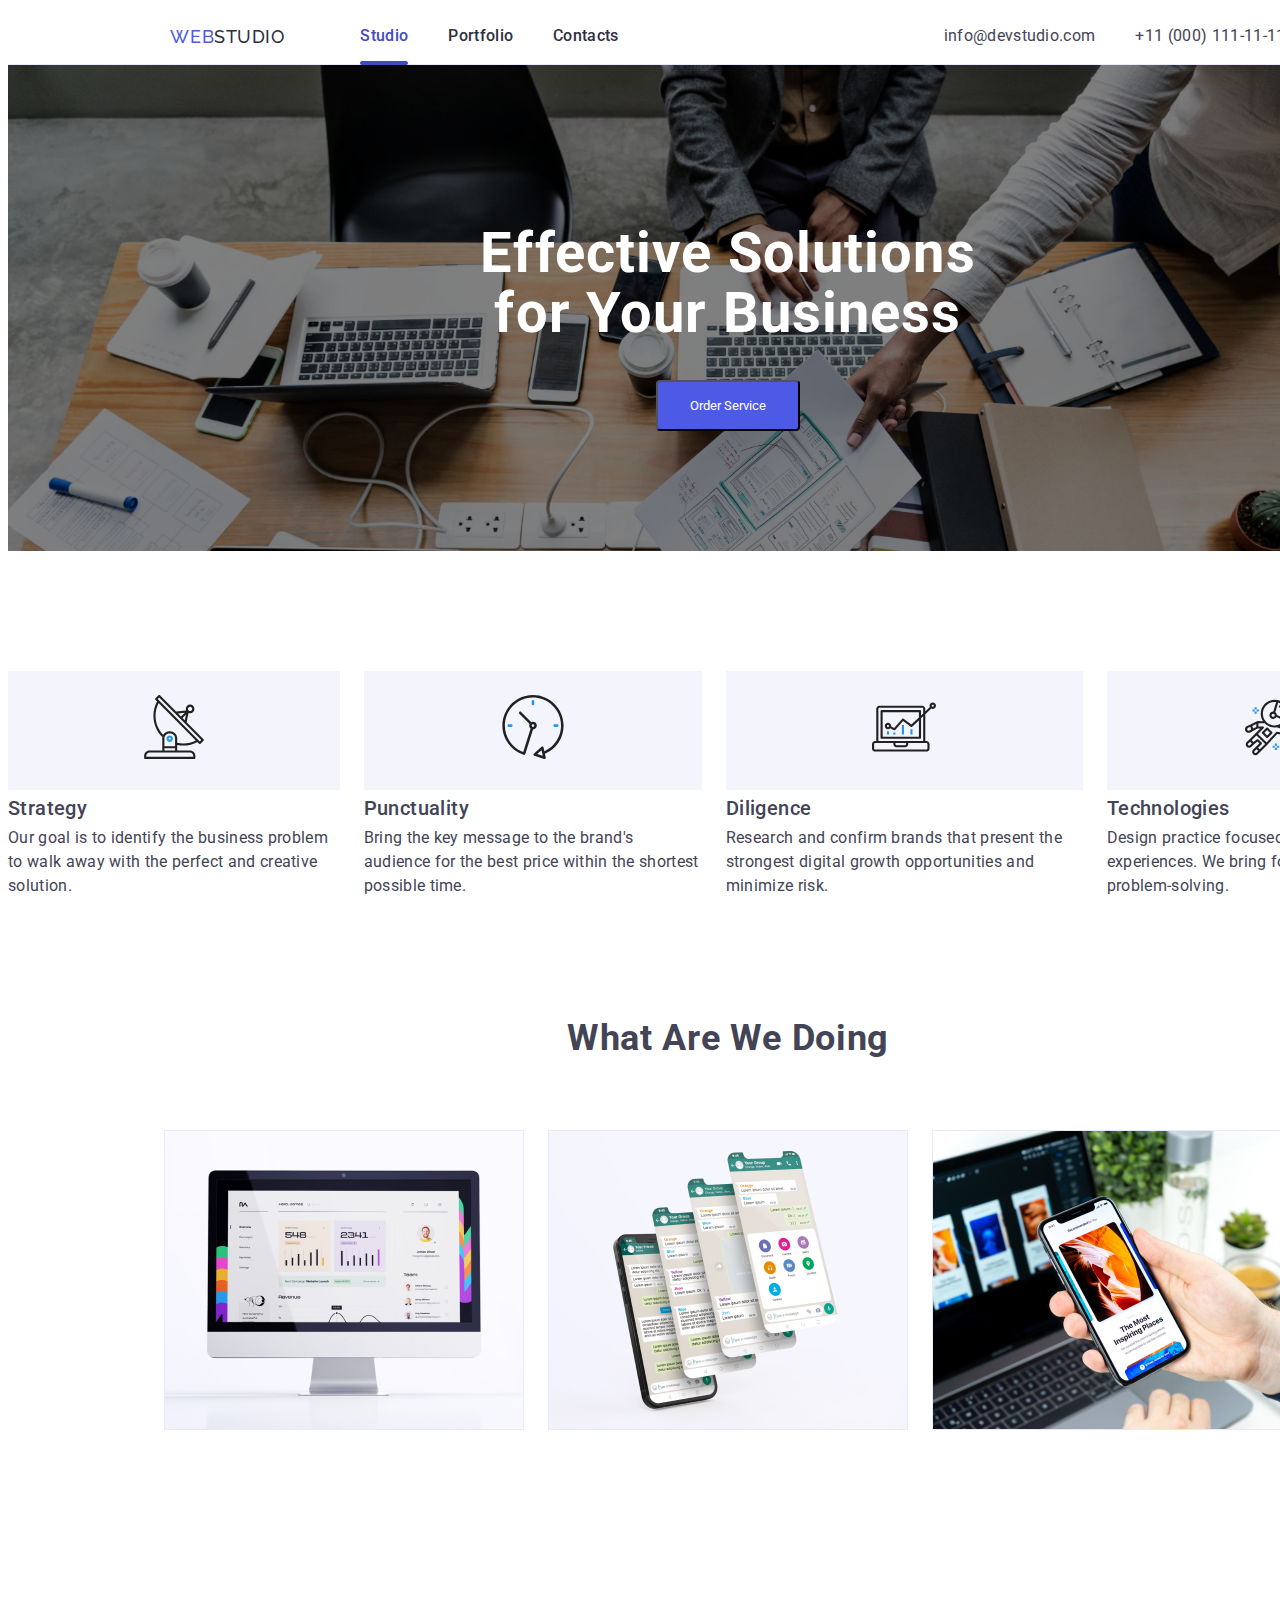
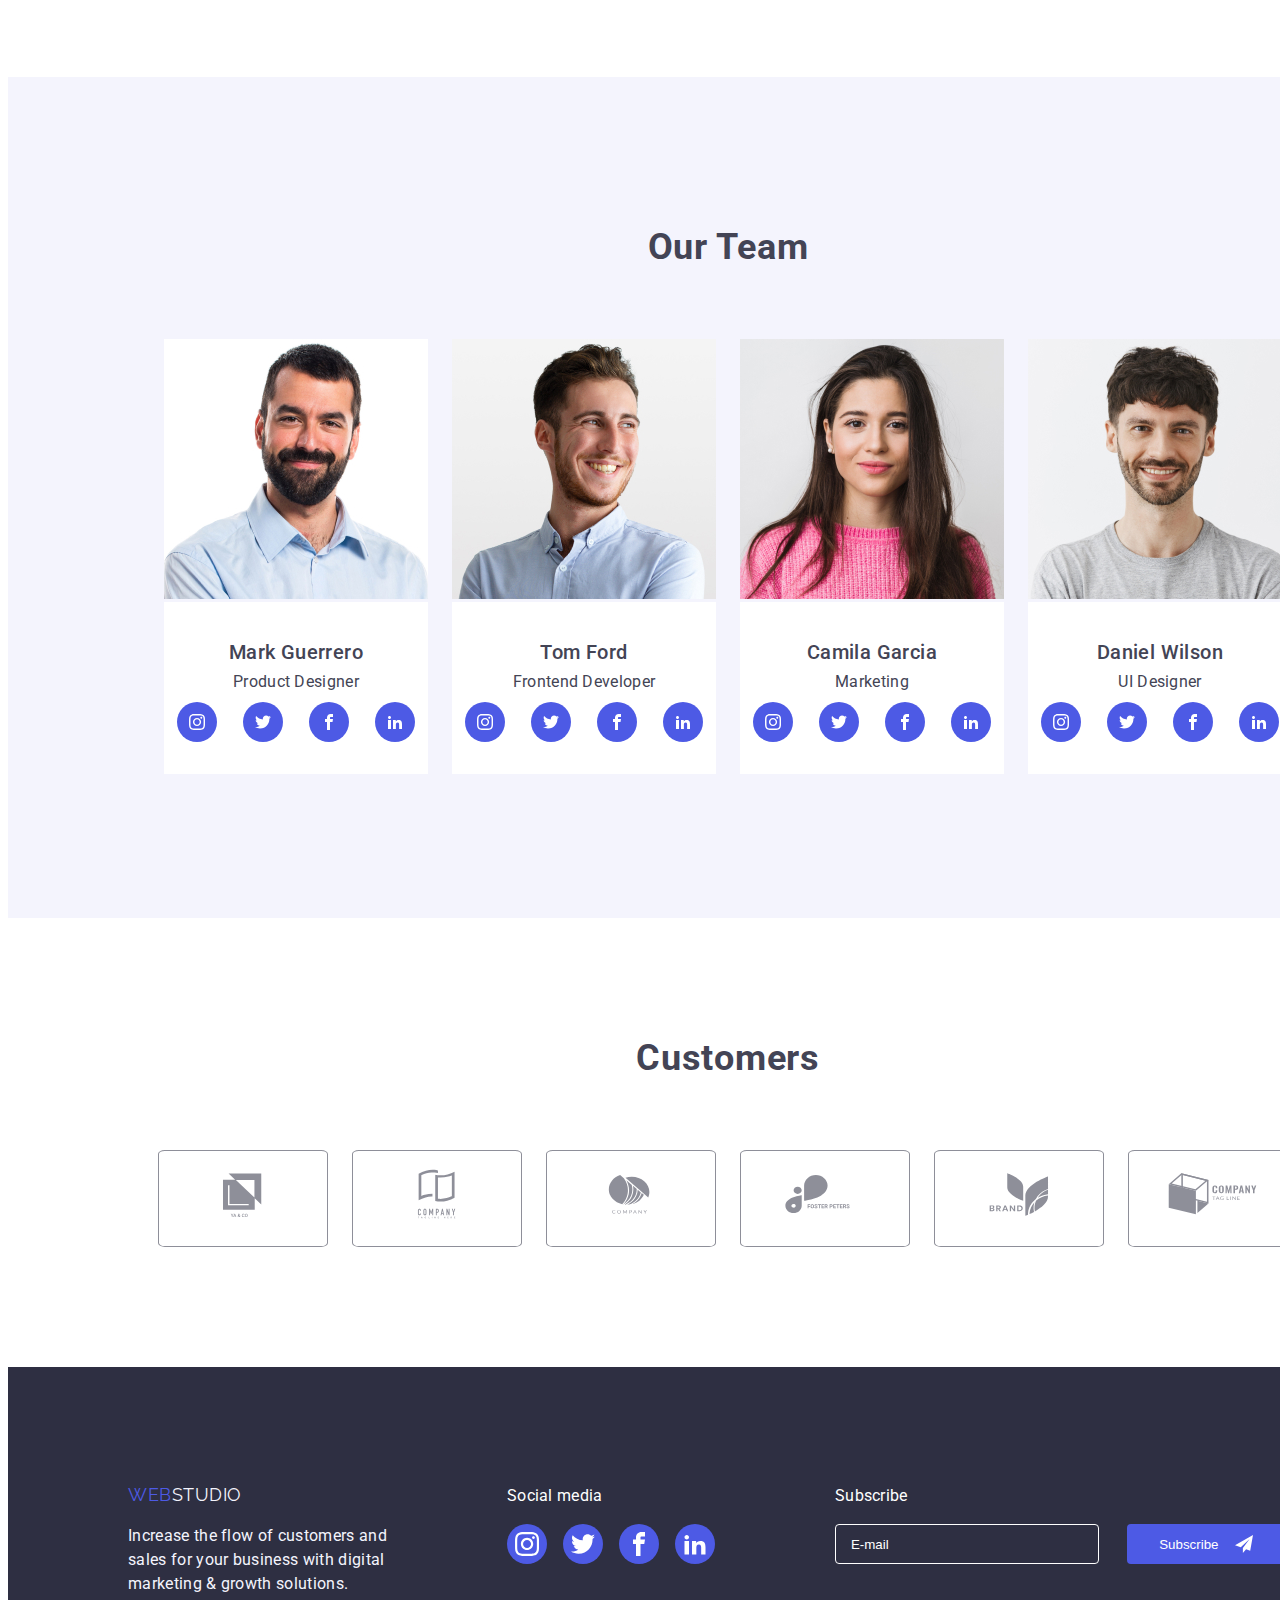
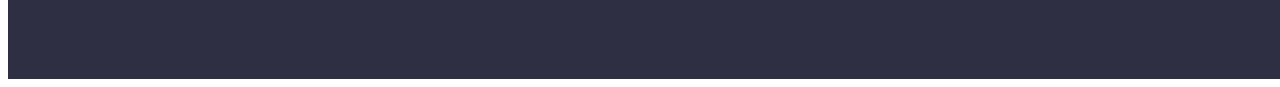
<file: index.html>
<!DOCTYPE html>
<html lang="en">
<head>
    <meta charset="UTF-8">
    <meta name="viewport" content="width=device-width, initial-scale=1.0">
    <title>GO IT HW 06</title>

    <link rel="preconnect" href="https://fonts.googleapis.com">
    <link rel="preconnect" href="https://fonts.gstatic.com" crossorigin>
    <link href="https://fonts.googleapis.com/css2?family=Raleway:wght@800&family=Roboto:wght@400;500;700;900&display=swap"
        rel="stylesheet">
    <link rel="stylesheet" href="css/styles.css" />

</head>
<body class="container">
    <header class="header">
        <div class="logo-navlink">
            <a class="header-logo" href="/"><span class="web">WEB</span>STUDIO</a>
            <nav>
                <ul class="nav-display">
                    <li><a class="nav-link active" href="./studio.html">Studio</a></li>
                    <li><a class="nav-link" href="./portfolio.html">Portfolio</a></li>
                    <li><a class="nav-link" href="/Contacts">Contacts</a></li>
                </ul>
            </nav>
            </div>
            
                <ul class="contact-info nav-display">
                    <li><a class="contact-info" href="mailto:info@devstudio.com">info@devstudio.com</a></li>
                    <li><a class="contact-info" href="tel:+11 (000) 111-11-11">+11 (000) 111-11-11</a></li>
                </ul>
    </header>

    <main>
        <section class="hero-section">
            <h1>Effective Solutions <br> for Your Business</h1>

            <button type="button" class="order-service" data-modal-open>Order Service</button>
            <div class="backdrop is-hidden" data-modal>
                <div class="modal">
                    <button class="modal-close-btn" data-modal-close>
                        <svg width="18" height="18">
                            <use href="./images/icons.svg#close"></use>
                        </svg>
                    </button>

                    <h2 class="modal-heading">Leave your contacts and we will call you back</h2>

                    <form>
                        <div class="modal-inputbox-unit">
                            <label for="name" class="modal-inputbox-label">Name</label>
                            <input type="text" class="modal-inputbox" />
                            <svg width="18" height="18" class="modal-inputbox-icon">
                                <use href="./images/icons.svg#person">     
                                </use>
                            </svg>   
                        </div>

                        <div class="modal-inputbox-unit">
                            <label for="phone" class="modal-inputbox-label">Phone</label>
                            <input type="text" class="modal-inputbox" />
                            <svg width="18" height="18" class="modal-inputbox-icon">
                                <use href="./images/icons.svg#phone">
                                </use>
                            </svg>
                        </div>

                        <div class="modal-inputbox-unit">
                            <label for="email" class="modal-inputbox-label">Email</label>
                            <input type="text" class="modal-inputbox" />
                            <svg width="18" height="18" class="modal-inputbox-icon">
                                <use href="./images/icons.svg#email">
                                </use>
                            </svg>
                        </div>

                        <div class="modal-inputbox-unit">
                            <label for="comment" class="modal-inputbox-label">Comment</label>
                            <textarea class="modal-textarea" rows="8" placeholder="Text input"></textarea>
                        </div>

                        <label for="agree" class="agree-section">
                            <input type="checkbox" name="agree" class="agree-checkbox" />
                            <svg width="16" height="16" class="agree-check-icon">
                                <use href="./images/icons.svg#checkbox">
                                </use>    
                            </svg>
                            <span class="terms-conditions">I accept the terms and conditions of the <a href="#" class="privacy-policy">Privacy Policy</a>
                            </span>
                        </label>
                        <button class="modal-button-send">Send</button>
                    </form>
                </div> 
            </div>
        </section>
        <ul class="values">
            <li>
                <div class="values-icons">
                    <svg width="64" height="64">
                        <use href="./images/icons.svg#antenna-1"></use>
                    </svg>
                </div>
                <h3>Strategy</h3>
                <div>Our goal is to identify the business problem to walk away with the perfect and creative solution.</div>
            </li>
            <li>
                <div class="values-icons">
                    <svg width="64" height="64">
                        <use href="./images/icons.svg#clock-1"></use>
                    </svg>
                </div>
                <h3>Punctuality</h3>
                <div>Bring the key message to the brand's audience for the best price within the shortest possible time.</div>
            </li>
            <li>
                <div class="values-icons">
                    <svg width="64" height="64">
                        <use href="./images/icons.svg#diagram-1"></use>
                    </svg>
                </div>
                <h3>Diligence</h3>
                <div>Research and confirm brands that present the strongest digital growth opportunities and minimize risk.</div>
            </li>
            <li>
                <div class="values-icons">
                    <svg width="64" height="64">
                        <use href="./images/icons.svg#astronaut-1"></use>
                    </svg>
                </div>
                <h3>Technologies</h3>
                <div>Design practice focused on digital experiences. We bring forth a deep passion for problem-solving.</div>
            </li>
        </ul>

        <h2 class="what-are-we-doing">What are we doing </h2>

        <ul class="what-we-do list-images">
            <li>
                <img class="what-we-do-images"
                src="images/computer_monitor.jpg" 
                alt="Computer Monitor" />
            </li>
            <li>
                <img class="what-we-do-images"
                src="images/smartphone_screen_layers.jpg" 
                alt="Smartphone Screen Layers" />
            </li>
            <li>
                <img class="what-we-do-images"
                src="images/smartphone_in_hand.jpg" 
                alt="Smartphone in hand" />
            </li>
        </ul>

    <div class="our-team-section">
        <h2 class="our-team">Our Team</h2>

        <ul class="team-members list-images">
            <li>
                <img class="team"
                src="images/mark_guerrero.jpg" 
                alt="Mark Guerrero" />
                <figcaption class="figcaption-content">
                    <h3>Mark Guerrero</h3> 
                    <div>Product Designer</div>
                    <div class="socials-icons">
                        <a class="socials-icons-style" href="">
                            <svg class="svg-icon">
                            <use href="./images/icons.svg#instagram-2"></use>
                            </svg>
                        </a>
                        <a class="socials-icons-style" href="">
                            <svg class="svg-icon" >
                                <use href="./images/icons.svg#twitter-1"></use>
                            </svg>
                        </a>
                        <a class="socials-icons-style" href="">
                            <svg class="svg-icon">
                                <use href="./images/icons.svg#facebook"></use>
                            </svg>
                        </a>
                        <a class="socials-icons-style" href="">
                            <svg class="svg-icon">
                                <use href="./images/icons.svg#linkedin2"></use>
                            </svg>
                        </a>
                    </div>
                </figcaption>
                <br>
            </li>
            <li>
                <img class="team"
                src="images/tom_ford.jpg" 
                alt="Tom Ford" />
                <figcaption class="figcaption-content">
                    <h3>Tom Ford</h3>
                    <div>Frontend Developer</div>
                    <div class="socials-icons">
                        <a class="socials-icons-style" href="">
                            <svg class="svg-icon">
                                <use href="./images/icons.svg#instagram-2"></use>
                            </svg>
                        </a>
                        <a class="socials-icons-style" href="">
                            <svg class="svg-icon">
                                <use href="./images/icons.svg#twitter-1"></use>
                            </svg>
                        </a>
                        <a class="socials-icons-style" href="">
                            <svg class="svg-icon">
                                <use href="./images/icons.svg#facebook"></use>
                            </svg>
                        </a>
                        <a class="socials-icons-style" href="">
                            <svg class="svg-icon">
                                <use href="./images/icons.svg#linkedin2"></use>
                            </svg>
                        </a>
                    </div>
                </figcaption>
                <br>
            </li>
            <li>
                <img class="team"
                src="images/camila_garcia.jpg" 
                alt="Camila Garcia" />
                <figcaption class="figcaption-content">
                    <h3>Camila Garcia</h3>
                    <div>Marketing</div>
                    <div class="socials-icons">
                        <a class="socials-icons-style" href="">
                            <svg class="svg-icon">
                                <use href="./images/icons.svg#instagram-2"></use>
                            </svg>
                        </a>
                        <a class="socials-icons-style" href="">
                            <svg class="svg-icon">
                                <use href="./images/icons.svg#twitter-1"></use>
                            </svg>
                        </a>
                        <a class="socials-icons-style" href="">
                            <svg class="svg-icon">
                                <use href="./images/icons.svg#facebook"></use>
                            </svg>
                        </a>
                        <a class="socials-icons-style" href="">
                            <svg class="svg-icon">
                                <use href="./images/icons.svg#linkedin2"></use>
                            </svg>
                        </a>
                    </div>
                </figcaption>
                <br>
            </li>
            <li>
                <img class="team"
                src="images/daniel_wilson.jpg" 
                alt="Daniel Wilson" />
                <figcaption class="figcaption-content">
                    <h3>Daniel Wilson</h3>
                    <div>UI Designer</div>
                    <div class="socials-icons">
                        <a class="socials-icons-style" href="">
                            <svg class="svg-icon">
                                <use href="./images/icons.svg#instagram-2"></use>
                            </svg>
                        </a>
                        <a class="socials-icons-style" href="">
                            <svg class="svg-icon">
                                <use href="./images/icons.svg#twitter-1"></use>
                            </svg>
                        </a>
                        <a class="socials-icons-style" href="">
                            <svg class="svg-icon">
                                <use href="./images/icons.svg#facebook"></use>
                            </svg>
                        </a>
                        <a class="socials-icons-style" href="">
                            <svg class="svg-icon">
                                <use href="./images/icons.svg#linkedin2"></use>
                            </svg>
                        </a>
                    </div>
                </figcaption>
                <br>
            </li>
        </ul>
        </div>

        <section class="customers">
            <h2 class="customers-title">Customers</h2>
            <ul class="customer-list">
                <li class="customer-icon">
                    <a href="#">
                        <svg class="svg-icon-customers">
                            <use href="./images/icons.svg#Logo-6"></use>
                        </svg>
                    </a>
                </li>
                <li class="customer-icon">
                    <a href="#">
                        <svg class="svg-icon-customers">
                            <use href="./images/icons.svg#Logo-4"></use>
                        </svg>
                    </a>
                </li>
                <li class="customer-icon">
                    <a href="#">
                        <svg class="svg-icon-customers">
                            <use href="./images/icons.svg#Logo-5"></use>
                        </svg>
                    </a>
                </li>
                <li class="customer-icon">
                    <a href="#">
                        <svg class="svg-icon-customers">
                            <use href="./images/icons.svg#Logo-2"></use>
                        </svg>
                    </a>
                </li>
                <li class="customer-icon">
                    <a href="#">
                        <svg class="svg-icon-customers">
                            <use href="./images/icons.svg#Logo"></use>
                        </svg>
                    </a>
                </li>
                <li class="customer-icon">
                    <a href="#">
                        <svg class="svg-icon-customers">
                            <use href="./images/icons.svg#Logo-1"></use>
                        </svg>
                    </a>
                </li>
            </ul>
        </section>

    </main>
    <footer>
        <div class="footer-content">
            <div>
                <a class="footer-logo" href="/"><span class="web">WEB</span>STUDIO</a>
                <p class="webstudio-p">
                    Increase the flow of customers and <br> sales for your business with digital <br> marketing & growth solutions.
                </p>
            </div>
            <div class="footer-social-media">
                <p>Social media</p>
                <div class="socials-icons-footer">
                    <a class="socials-icons-style" href="">
                        <svg class="svg-icon-footer" width="16" height="16">
                            <use href="./images/icons.svg#instagram-2"></use>
                        </svg>
                    </a>
                    <a class="socials-icons-style" href="">
                        <svg class="svg-icon-footer" width="16" height="16">
                            <use href="./images/icons.svg#twitter-1"></use>
                        </svg>
                    </a>
                    <a class="socials-icons-style" href="">
                        <svg class="svg-icon-footer" width="16" height="16">
                            <use href="./images/icons.svg#facebook"></use>
                        </svg>
                    </a>
                    <a class="socials-icons-style" href="">
                        <svg class="svg-icon-footer" width="16" height="16">
                            <use href="./images/icons.svg#linkedin2"></use>
                        </svg>
                    </a>
                </div>
            </div>
            <div class="Subscribe">
                <p>Subscribe</p>
                <input type="text" class="subscribe-inputbox" placeholder="E-mail"/>
                <button type="button" class="subscribe-button">Subscribe
                    <svg width="18" height="18" margin-top="5" class="subscribe-button-icon">
                        <use href="./images/icons.svg#send">
                        </use>
                    </svg>
                </button>
            </div>
        </div>
    </footer>
    <script src="./js/modal.js"></script>
</body>
</html>
</file>
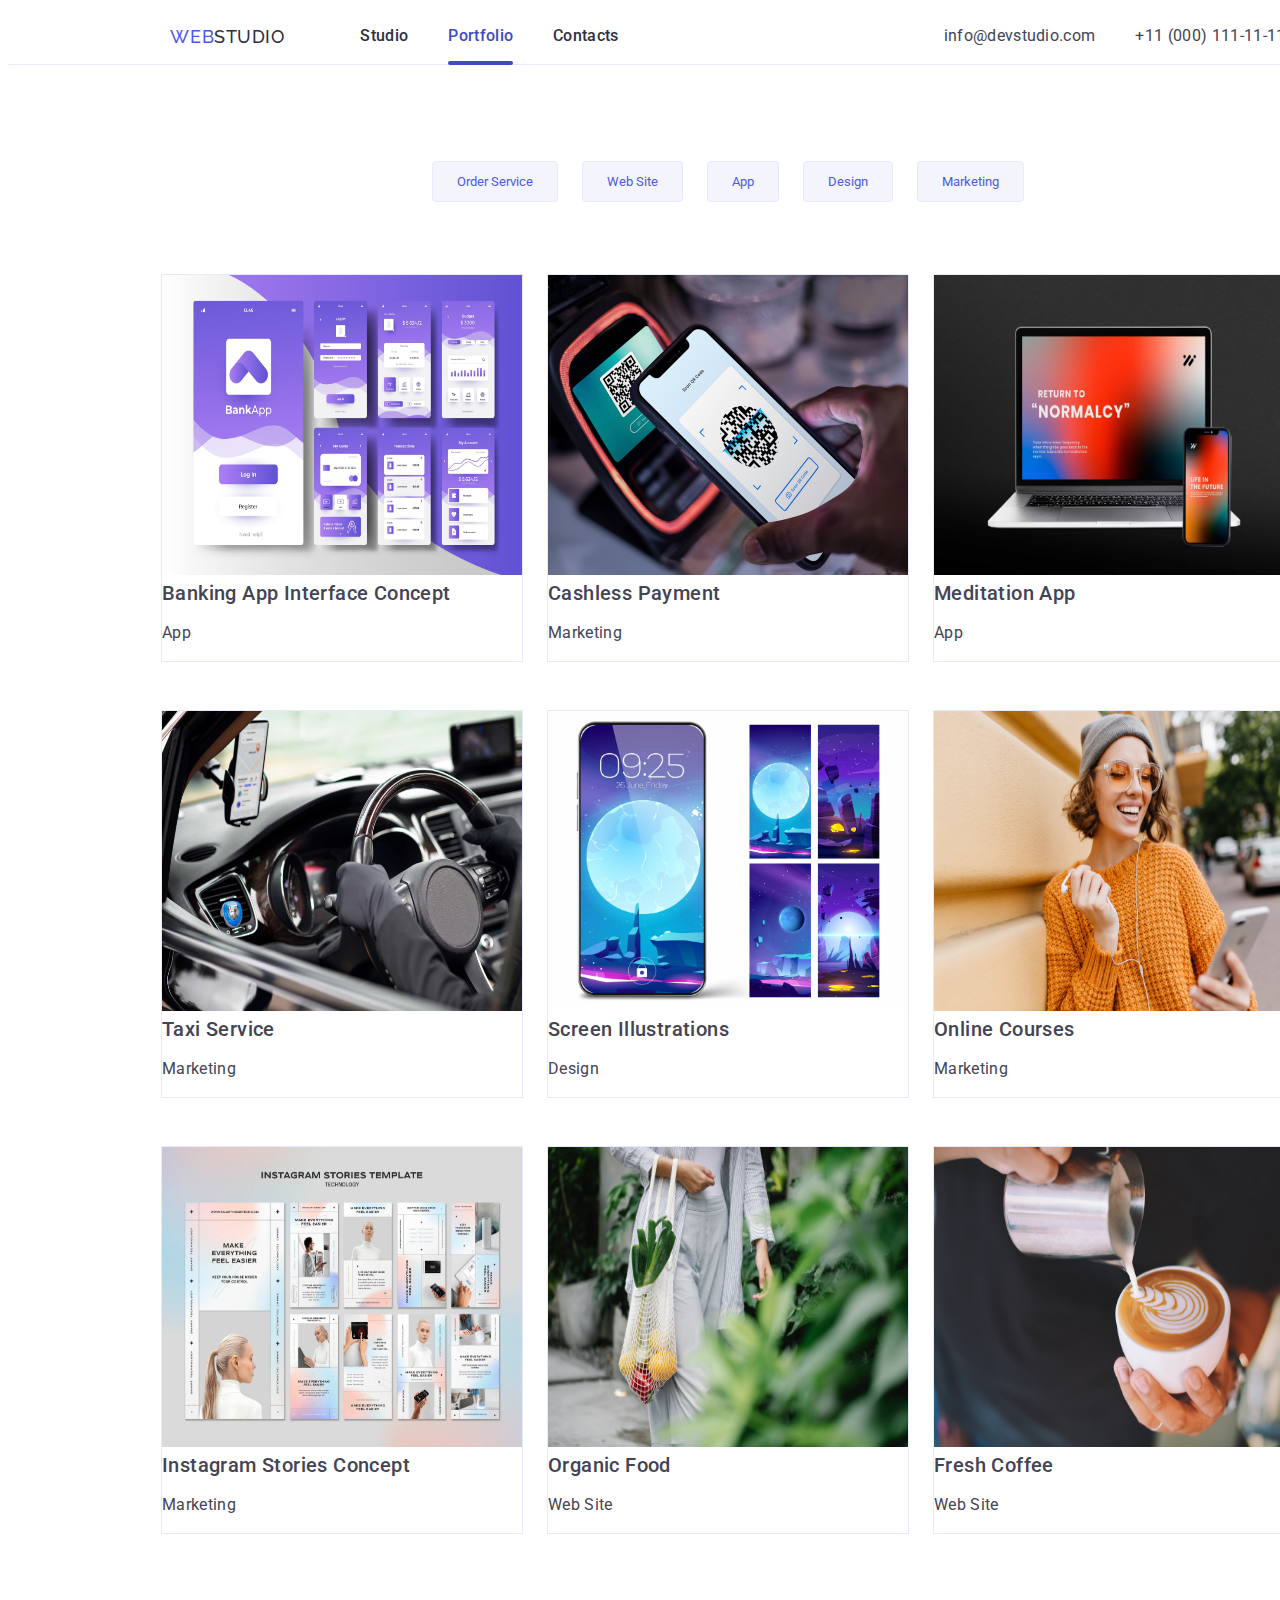
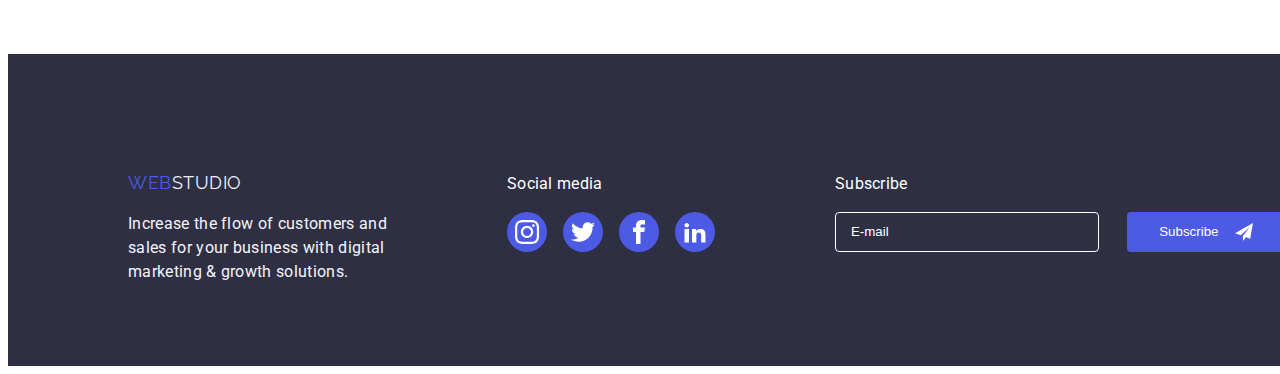
<file: portfolio.html>
<!DOCTYPE html>
<html lang="en">

<head>
    <meta charset="UTF-8">
    <meta name="viewport" content="width=device-width, initial-scale=1.0">
    <title>Portfolio</title>

    <link rel="preconnect" href="https://fonts.googleapis.com">
    <link rel="preconnect" href="https://fonts.gstatic.com" crossorigin>
    <link
        href="https://fonts.googleapis.com/css2?family=Raleway:wght@800&family=Roboto:wght@400;500;700;900&display=swap"
        rel="stylesheet">
    <link rel="stylesheet" href="css/styles.css" />

</head>

<body class="container">
    <header class="header">
        <div class="logo-navlink">
            <a class="header-logo" href="/"><span class="web">WEB</span>STUDIO</a>
            <nav>
                <ul class="nav-display">
                    <li><a class="nav-link" href="./index.html">Studio</a></li>
                    <li><a class="nav-link active" href="./portfolio.html">Portfolio</a></li>
                    <li><a class="nav-link" href="/Contacts">Contacts</a></li>
                </ul>
            </nav>
        </div>

        <ul class="contact-info nav-display">
            <li><a class="contact-info" href="mailto:info@devstudio.com">info@devstudio.com</a></li>
            <li><a class="contact-info" href="tel:+11 (000) 111-11-11">+11 (000) 111-11-11</a></li>
        </ul>
    </header>

    <section class="button-filters">
        <button type="button" class="portfolio-button-filters">Order Service</button>
        <button type="button" class="portfolio-button-filters">Web Site</button>
        <button type="button" class="portfolio-button-filters">App</button>
        <button type="button" class="portfolio-button-filters">Design</button>
        <button type="button" class="portfolio-button-filters">Marketing</button>
    </section>

    <section class="portfolio-hero-top">
        <ul class="portfolio-list">
            <li class="portfolio-list-item">
                <div class="portfolio-cards">
                    <img class="portfolio-images" src="images/BankApp.jpg" alt="Banking App Interface Concept"/>
                    <p class="overlay-card">
                        Lorem ipsum dolor sit amet consectetur adipisicing elit. Cum quisquam eum aspernatur enim illum hic omnis, incidunt laborum ad exercitationem suscipit at, blanditiis alias amet ipsum? Laboriosam velit veritatis libero.
                    </p>
                </div>
                <h3>Banking App Interface Concept</h3>
                <p>App</p>    
            </li>
        </ul>
        <ul class="portfolio-list">
            <li class="portfolio-list-item">
                <div class="portfolio-cards">
                    <img class="portfolio-images" src="images/QRCode.jpg" alt="QRCode Scanning" />
                    <p class="overlay-card">
                        Lorem ipsum dolor sit amet consectetur adipisicing elit. Cum quisquam eum aspernatur enim illum hic omnis, incidunt
                        laborum ad exercitationem suscipit at, blanditiis alias amet ipsum? Laboriosam velit veritatis libero.
                    </p>
                </div>
                <h3>Cashless Payment</h3>
                <p>Marketing</p>
            </li>
        </ul>
        <ul class="portfolio-list">
            <li class="portfolio-list-item">
                <div class="portfolio-cards">
                    <img class="portfolio-images" src="images/Normalcy.jpg" alt="Laptop and mobile phone image" />
                    <p class="overlay-card">
                        Lorem ipsum dolor sit amet consectetur adipisicing elit. Cum quisquam eum aspernatur enim illum hic omnis, incidunt
                        laborum ad exercitationem suscipit at, blanditiis alias amet ipsum? Laboriosam velit veritatis libero.
                    </p>
                </div>
                <h3>Meditation App</h3>
                <p>App</p>
            </li>
        </ul>
    </section>

    <section class="portfolio-hero-middle">
        <ul class="portfolio-list">
            <li class="portfolio-list-item">
                <div class="portfolio-cards">
                    <img class="portfolio-images" src="images/TaxiService.jpg" alt="Hands on steering wheel" />
                    <p class="overlay-card">
                        Lorem ipsum dolor sit amet consectetur adipisicing elit. Cum quisquam eum aspernatur enim illum hic omnis, incidunt
                        laborum ad exercitationem suscipit at, blanditiis alias amet ipsum? Laboriosam velit veritatis libero.
                    </p>
                </div>
                <h3>Taxi Service</h3>
                <p>Marketing</p>
            </li>
        </ul>
        <ul class="portfolio-list">
            <li class="portfolio-list-item">
                <div class="portfolio-cards">
                    <img class="portfolio-images" src="images/ScreenIllustration.jpg" alt="Smartphone Wallpaper" />
                    <p class="overlay-card">
                        Lorem ipsum dolor sit amet consectetur adipisicing elit. Cum quisquam eum aspernatur enim illum hic omnis, incidunt
                        laborum ad exercitationem suscipit at, blanditiis alias amet ipsum? Laboriosam velit veritatis libero.
                    </p>
                </div>
                <h3>Screen Illustrations</h3>
                <p>Design</p>
            </li>
        </ul>
        <ul class="portfolio-list">
            <li class="portfolio-list-item">
                <div class="portfolio-cards">
                    <img class="portfolio-images" src="images/OnlineCourses.jpg" alt="Girl looking at phone" />
                    <p class="overlay-card">
                        Lorem ipsum dolor sit amet consectetur adipisicing elit. Cum quisquam eum aspernatur enim illum hic omnis, incidunt
                        laborum ad exercitationem suscipit at, blanditiis alias amet ipsum? Laboriosam velit veritatis libero.
                    </p>
                </div>
                <h3>Online Courses</h3>
                <p>Marketing</p>
            </li>
        </ul>
    </section>

    <section class="portfolio-hero-bottom">
        <ul class="portfolio-list">
            <li class="portfolio-list-item">
                <div class="portfolio-cards">
                    <img class="portfolio-images" src="images/IGStories.jpg" alt="IG Templates" />
                    <p class="overlay-card">
                        Lorem ipsum dolor sit amet consectetur adipisicing elit. Cum quisquam eum aspernatur enim illum hic omnis, incidunt
                        laborum ad exercitationem suscipit at, blanditiis alias amet ipsum? Laboriosam velit veritatis libero.
                    </p>
                </div>
                <h3>Instagram Stories Concept</h3>
                <p>Marketing</p>
            </li>
        </ul>
        <ul class="portfolio-list">
            <li class="portfolio-list-item">
                <div class="portfolio-cards">
                    <img class="portfolio-images" src="images/OrganicFood.jpg" alt="Bag of food" />
                    <p class="overlay-card">
                        Lorem ipsum dolor sit amet consectetur adipisicing elit. Cum quisquam eum aspernatur enim illum hic omnis, incidunt
                        laborum ad exercitationem suscipit at, blanditiis alias amet ipsum? Laboriosam velit veritatis libero.
                    </p>
                </div>
                <h3>Organic Food</h3>
                <p>Web Site</p>
            </li>
        </ul>
        <ul class="portfolio-list">
            <li class="portfolio-list-item">
                <div class="portfolio-cards">
                    <img class="portfolio-images" src="images/FreshCoffee.jpg" alt="Cup of coffee" />
                    <p class="overlay-card">
                        Lorem ipsum dolor sit amet consectetur adipisicing elit. Cum quisquam eum aspernatur enim illum hic omnis, incidunt
                        laborum ad exercitationem suscipit at, blanditiis alias amet ipsum? Laboriosam velit veritatis libero.
                    </p>
                </div>
                <h3>Fresh Coffee</h3>
                <p>Web Site</p>
            </li>
        </ul>
    </section>

    <footer>
        <div class="footer-content">
            <div>
                <a class="footer-logo" href="/"><span class="web">WEB</span>STUDIO</a>
                <p class="webstudio-p">
                    Increase the flow of customers and <br> sales for your business with digital <br> marketing & growth
                    solutions.
                </p>
            </div>
            <div class="footer-social-media">
                <p>Social media</p>
                <div class="socials-icons-footer">
                    <a class="socials-icons-style" href="">
                        <svg class="svg-icon-footer" width="16" height="16">
                            <use href="./images/icons.svg#instagram-2"></use>
                        </svg>
                    </a>
                    <a class="socials-icons-style" href="">
                        <svg class="svg-icon-footer" width="16" height="16">
                            <use href="./images/icons.svg#twitter-1"></use>
                        </svg>
                    </a>
                    <a class="socials-icons-style" href="">
                        <svg class="svg-icon-footer" width="16" height="16">
                            <use href="./images/icons.svg#facebook"></use>
                        </svg>
                    </a>
                    <a class="socials-icons-style" href="">
                        <svg class="svg-icon-footer" width="16" height="16">
                            <use href="./images/icons.svg#linkedin2"></use>
                        </svg>
                    </a>
                </div>  
            </div>
            <div class="Subscribe">
                <p>Subscribe</p>
                <input type="text" class="subscribe-inputbox" placeholder="E-mail" />
                <button type="button" class="subscribe-button">Subscribe
                    <svg width="18" height="18" margin-top="5" class="subscribe-button-icon">
                        <use href="./images/icons.svg#send">
                        </use>
                    </svg>
                </button>
            </div>
        </div>
    </footer>
</body>
</file>
<file: css/styles.css>
*,
::before,
::after {
    box-sizing: border-box;
}

:root {
    --iris: #4D5AE5;
    --navy-blue: #2E2F42;
    --slate: #434455;
    --white: #FFF;
    --cloud: #F4F4FD;
    --light-slate: #8E8F99;
    --cornflower: #E7E9FC;
    --ocean: #404BBF;
}

.container {
    width: 1440px;
}

body {
    font-family: 'Roboto', sans-serif;
    color: var(--slate);
    font-size: 16px;
    font-weight: 400;
    line-height: 24px;
    letter-spacing: 0.32px;
}

a.header-logo {
    color: var(--navy-blue);
    font-family: 'Raleway', sans-serif;
    font-size: 18px;
    line-height: 21px;
    letter-spacing: 0.54px;
}

.web {
    color: var(--iris);
}

header {
    font-size: 16px;
    font-weight: 500;
    line-height: 24px;
    letter-spacing: 0.32px;
    border-bottom: 1px solid var(--cornflower);
    
}

.nav-display {
    display: flex;
    gap: 40px;
}

.logo-navlink {
    display: flex;
    gap: 76px;
    align-items: center;
}

.header {
    display: flex;
    justify-content: space-around;
    align-items: center;
}

.nav-link:hover, .nav-link:focus {
    color: var(--iris);
}

.contact-info {
    font-weight: 400;
    color: var(--slate);
}

.contact-info:hover, .contact-info:focus {
    color: var(--iris);
}

.active {
    color: var(--ocean);
    position: relative;
}

.active::after {
    content: " ";
    display: block;
    height: 4px;
    width: 100%;
    border-radius: 2px;
    background-color: var(--ocean);
    position: absolute;
    bottom: -20px;
}

/* body section */

.hero-section {
    background: linear-gradient(rgba(0, 0, 0, 0.5), rgba(0, 0, 0, 0.5)), url(../images/GroupOfPeopleWorking.jpg);
    background-size: cover;
    color: var(--white);
    padding: 120px 0;
    text-align: center;
}

h1 {
    text-align: center;
    font-size: 56px;
    font-weight: 700;
    line-height: 60px; 
    letter-spacing: 1.12px;
}

h2 {
    text-align: center;
    font-size: 36px;
    font-weight: 700;
    line-height: 40px;
    letter-spacing: 0.72px;
    text-transform: capitalize;
}

.order-service {
    background-color: var(--iris);
    color: var(--white);
    border-radius: 4px;
    padding: 16px 32px;
    font-family: 'Roboto', sans-serif;
}

.order-service:hover, .order-service:focus{
    color: var(--iris);
    background-color: var(--white);
}

/* modal */

.backdrop {
    width: 100%;
    height: 100%;
    background-color: rgba(0, 0, 0, 0.4);
    position: fixed;
    top: 0;
    display: flex;
    align-items: center;
    justify-content: center;
    transition: opacity 250mx cubic-bezier(0.4, 0, 0.2, 1);
}

.modal {
    width: 408px;
    /* height: 584px; */
    background-color: var(--white);
    border-radius: 4px;
    padding: 24px;
}

.is-hidden {
    opacity: 0;
    pointer-events: none;
}

.modal-close-btn {
    border-radius: 100%;
    border: 1px solid rgba(0, 0, 0, 0.1);
    background-color: var(--white);
    width: 30px;
    height: 30px;
    color: var(--ocean);
    margin-left: auto;
    display: block;
    transition: fill 250ms cubic-bezier(0.4, 0, 0.2,1), border 250ms cubic-bezier(0.4, 0, 0.2, 1);
    cursor: pointer;
    display: flex;
    align-items: center;
    justify-content: center;
}

.modal-close-btn:hover {
    fill: currentColor;
    border: 1px solid currentColor;
}

.modal-heading {
    text-align: center;
    font-size: 16px;
    font-weight: 500;
    line-height: 24px;
    letter-spacing: 0.72px;
    text-transform: none;
}

.modal-inputbox {
    width: 100%;
    padding: 12px 40px;
    border: 1px solid var(--navy-blue);
    border-radius: 4px;
    transition: 250ms;
    transition-property: color, border-color, background-color;
    transition-timing-function: cubic-bezier(0.4, 0, 0.2, 1);
}

.modal-inputbox:hover, .modal-textarea:hover {
    border: 1px solid var(--iris);
}

.modal-inputbox-unit {
    display: flex;
    flex-direction: column;
    margin-bottom: 15px;
    position: relative;
}

.modal-inputbox-label {
    text-align: left;
    margin-bottom: 4px;
}

.modal-inputbox-icon {
    position: absolute;
    top: 58%;
    left: 15px;
    fill: currentColor;
    transition: fill 250ms cubic-bezier(0.4, 0, 0.2,1);
}

.modal-inputbox:hover + .modal-inputbox-icon {
    fill: var(--iris);
}

.modal-textarea {
    border: 1px solid var(--navy-blue);
    border-radius: 4px;
    padding: 8px 16px;
    transition: 250ms;        transition-property: color, border-color, background-color;
    transition-timing-function: cubic-bezier(0.4, 0, 0.2, 1);
}

.agree-section {
    display: flex;
    align-items: center;
    /* justify-content: left; */
}

.agree-checkbox {
    /* appearance: none; */
    width: 20px;
    height: 20px;
    position: relative;
    left: 23px;
    opacity: 0;

}

.agree-check-icon {
    fill: none;
    margin-right: 7px;
    border: 1px solid black;
    border-radius: 2px;
    transition: 250ms;
    transition-property: border-color, background-color, fill;
    transition-timing-function: cubic-bezier(0.4, 0, 0.2, 1);
}

.privacy-policy {
    color: var(--iris);
    text-decoration: underline;
}

.terms-conditions {
    font-size: 12px;
}

.agree-section .agree-checkbox:focus + .agree-check-icon, .agree-section .agree-checkbox:checked:focus + .agree-check-icon {
    outline: 1px solid black;
}

.agree-section .agree-checkbox:checked + .agree-check-icon {
    background-color: var(--iris);
    border-color: var(--iris);
    fill: var(--white);
    outline: none;
    stroke: var(--white);
    stroke-width: 0.2;
}

.modal-button-send {
    margin-top: 15px;
    padding: 16px 32px;
    background-color: var(--iris);
    color: var(--white);
    border-radius: 4px;
    box-shadow: 0px 4px 4px 0px rgba(0, 0, 0, 0.15);
    border-color: transparent;
}

.modal-button-send {
    cursor: pointer;
}

/* end of modal */

h3 {
    font-size: 20px;
    font-weight: 500;
    line-height: 24px; 
    letter-spacing: 0.4px;
    margin: 6px 0;
}

.values, .what-we-do, .team-members {
    display: flex;
    gap: 24px;
    justify-content: center;
    margin-bottom: 120px;
}

.values-icons {
    text-align: center;
    background-color: var(--cloud);
    padding-top: 24px;
    padding-bottom: 24px;
}

.values, .what-are-we-doing {
    margin-top: 120px;
}

.our-team-section {
    background-color: var(--cloud);
    padding-top: 120px;
}

.list-images {
    margin-top: 72px;
    padding-bottom: 120px;
}

.figcaption-content {
    text-align: center;
    background: var(--white);
    padding: 32px 0;
    margin-top: -4px;
}

.b-margin {
    margin-bottom: 120px;
}

.team {
    width: 264px;
}

.what-we-do-images {
    width: 360px;
}

div {
    color: var(--slate);
}

ul {
    list-style: none;
    padding-left: 0%;
}

a {
    text-decoration: none;
    color: var(--navy-blue);
}

.socials-icons-style {
    background: var(--iris);
    border-radius: 50%;
    height: 40px;
    width: 40px;
    display: flex;
    align-items: center;
    justify-content: center;
}

.svg-icon {
    fill: var(--white);
    width: 16px;
    height: 16px;
}

.socials-icons {
    display: flex;
    justify-content: space-around;
    padding-top: 8px;
}

.customer-list {
    display: flex;
    justify-content: center;
    gap: 24px;
    margin-top: 72px;
    margin-bottom: 120px;
}

.customer-icon {
    border: 1px solid var(--light-slate);
    border-radius: 4%;
}

.customer-icon:hover, .customer-icon:focus {
    border-color: var(--iris);
}

.svg-icon-customers:hover, .svg-icon-customers:focus {
    fill: var(--iris);
}

.svg-icon-customers {
    height: 56px;
    width: 104px;
    margin: 16px 32px;
    fill: var(--light-slate);
}

/* Footer section */

footer {
    background-color: var(--navy-blue);
    color: var(--cloud);
    height: 312px;
}

a.footer-logo {
    color: var(--cloud);
    font-family: 'Raleway', sans-serif;
    font-size: 18px;
    line-height: 21px;
    letter-spacing: 0.54px;
}

.footer-content {
    padding-top: 101.5px;
    padding-left: 120px;
    display: flex;
    gap: 120px;
    align-items: baseline;
}

.webstudio-p {
    color: var(--cloud);
}

.footer-social-media, .Subscribe {
    color: var(--white);
}

.socials-icons-footer {
    gap: 16px;
    display: flex;
}

.svg-icon-footer {
    fill: var(--white);
    width: 24px;
    height: 24px;
}

.subscribe-inputbox {
    width: 264px;
    height: 40px;    background-color: var(--navy-blue);
    border: 1px solid var(--white);
    border-radius: 4px;
    padding: 15px;
    margin-right: 24px;
}

.subscribe-inputbox::placeholder {
    color: var(--white);
}

.subscribe-button { 
    display: inline-flex;
    align-items: center;
    width: 165px;
    height: 40px;
    background-color: var(--iris);
    fill: var(--white);
    color: var(--white);
    padding: 8px 32px;  
    gap: 16px;
    border-radius: 4px;
    border: none;
}


/* Porfolio Page */

.button-filters {
    display: flex;
    justify-content: center;
    gap: 24px;
    margin-top: 96px;
}

.portfolio-button-filters {
    background-color: var(--cloud);
    color: var(--iris);
    border: 1px solid var(--cornflower);
    border-radius: 4px;
    padding: 12px 24px;
    font-family: 'Roboto', sans-serif;
    margin-bottom: 72px;
}

.portfolio-button-filters:hover,
.portfolio-button-filters:focus {
    color: var(--white);
    background-color: var(--iris);
}

.portfolio-images {
    width: 360px;
    height: 300px;
    display: block;
}

.portfolio-list {
    display: flex;
    justify-content: center;
    margin: 0px;
}

.portfolio-list-item {
    border: 1px solid var(--cornflower);
}

.portfolio-list-item:hover .overlay-card {
    opacity: 0.7;
    transform: translateY(0);
}

.portfolio-cards {
    position: relative;
    overflow: hidden;
}

.overlay-card {
    position: absolute;
    background-color: var(--iris);
    color: var(--white);
    width: 100%;
    height: 100%;
    top: 0;
    left: 0;
    margin: 0;
    padding: 40px 32px;
    opacity: 0;
    transform: translateY(100%);
    transition: transform 0.25s cubic-bezier(0.4, 0, 0.2, 1);
}

.portfolio-hero-top, .portfolio-hero-middle, .portfolio-hero-bottom {
    display: flex;
    justify-content: center;
    align-items: center;
    gap: 24px;
    margin-bottom: 48px;
}

.footer-content {
    margin-top: 120px;
}
</file>
